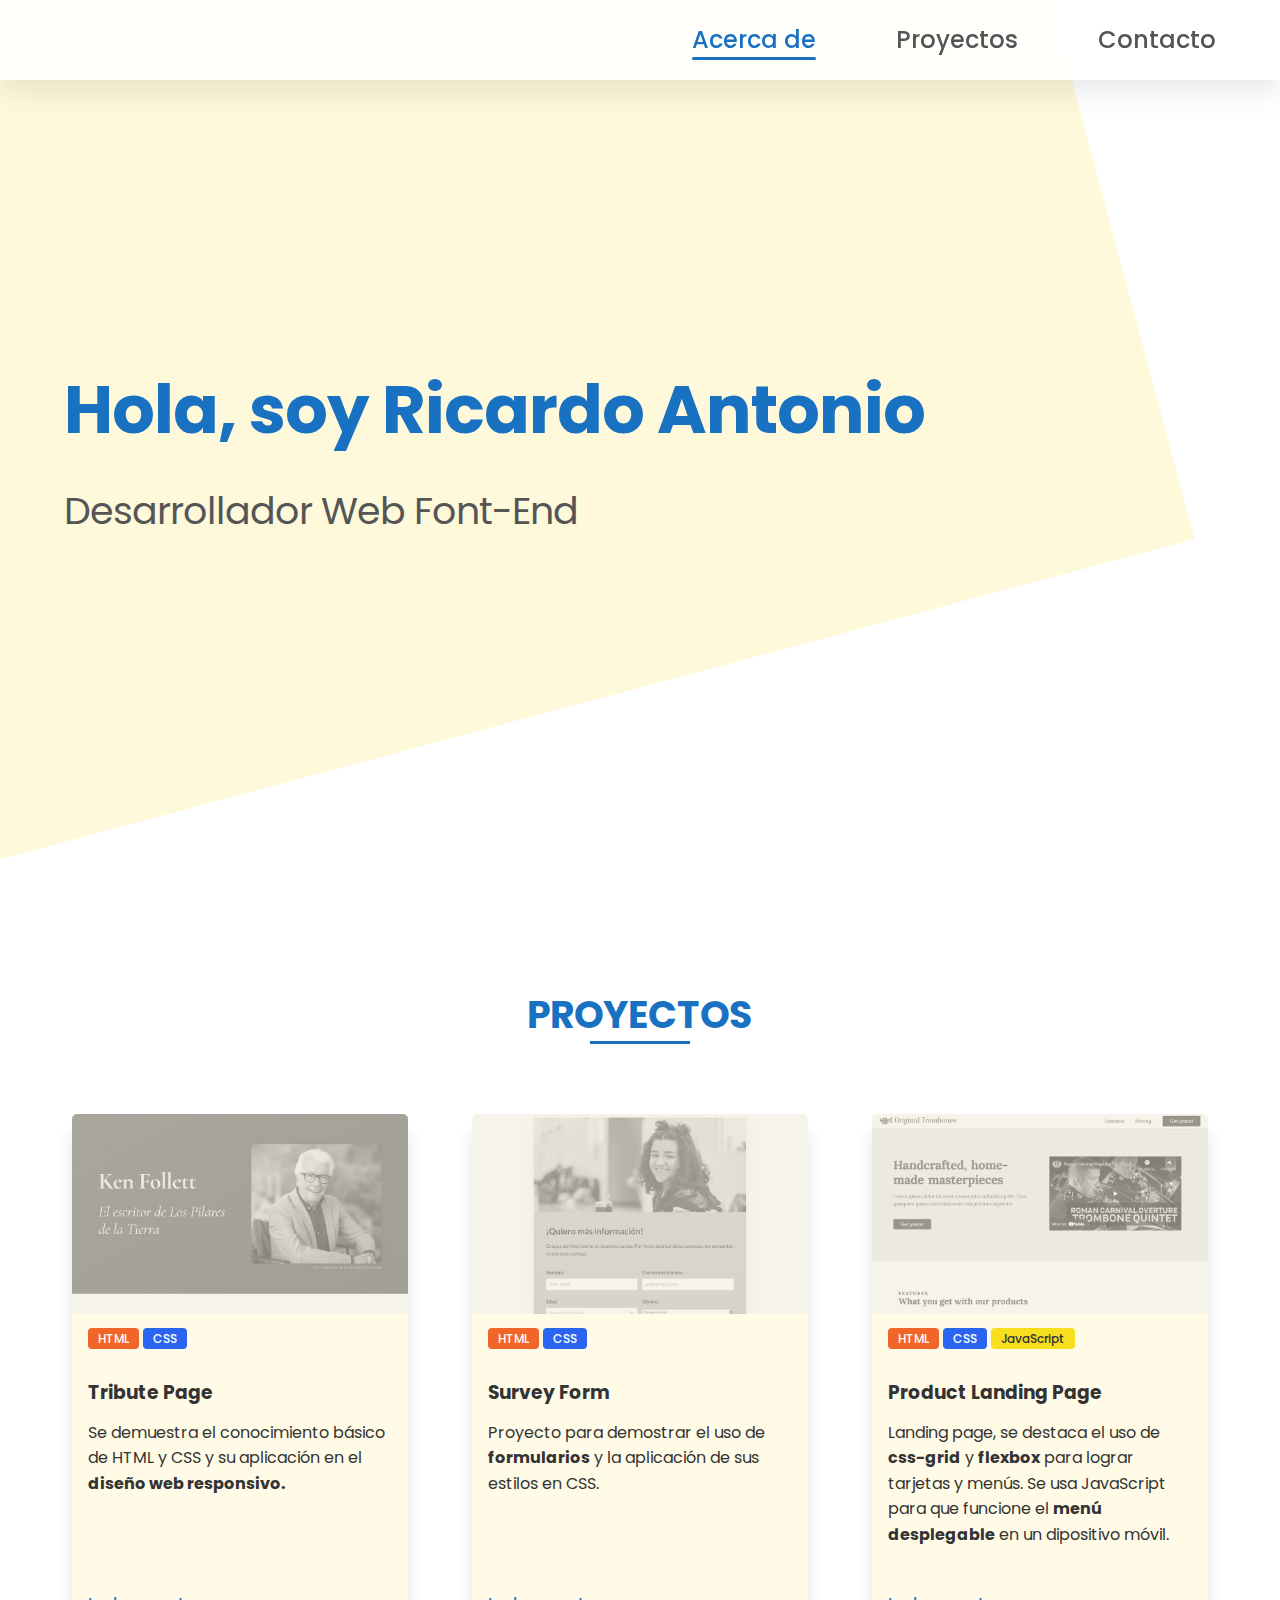
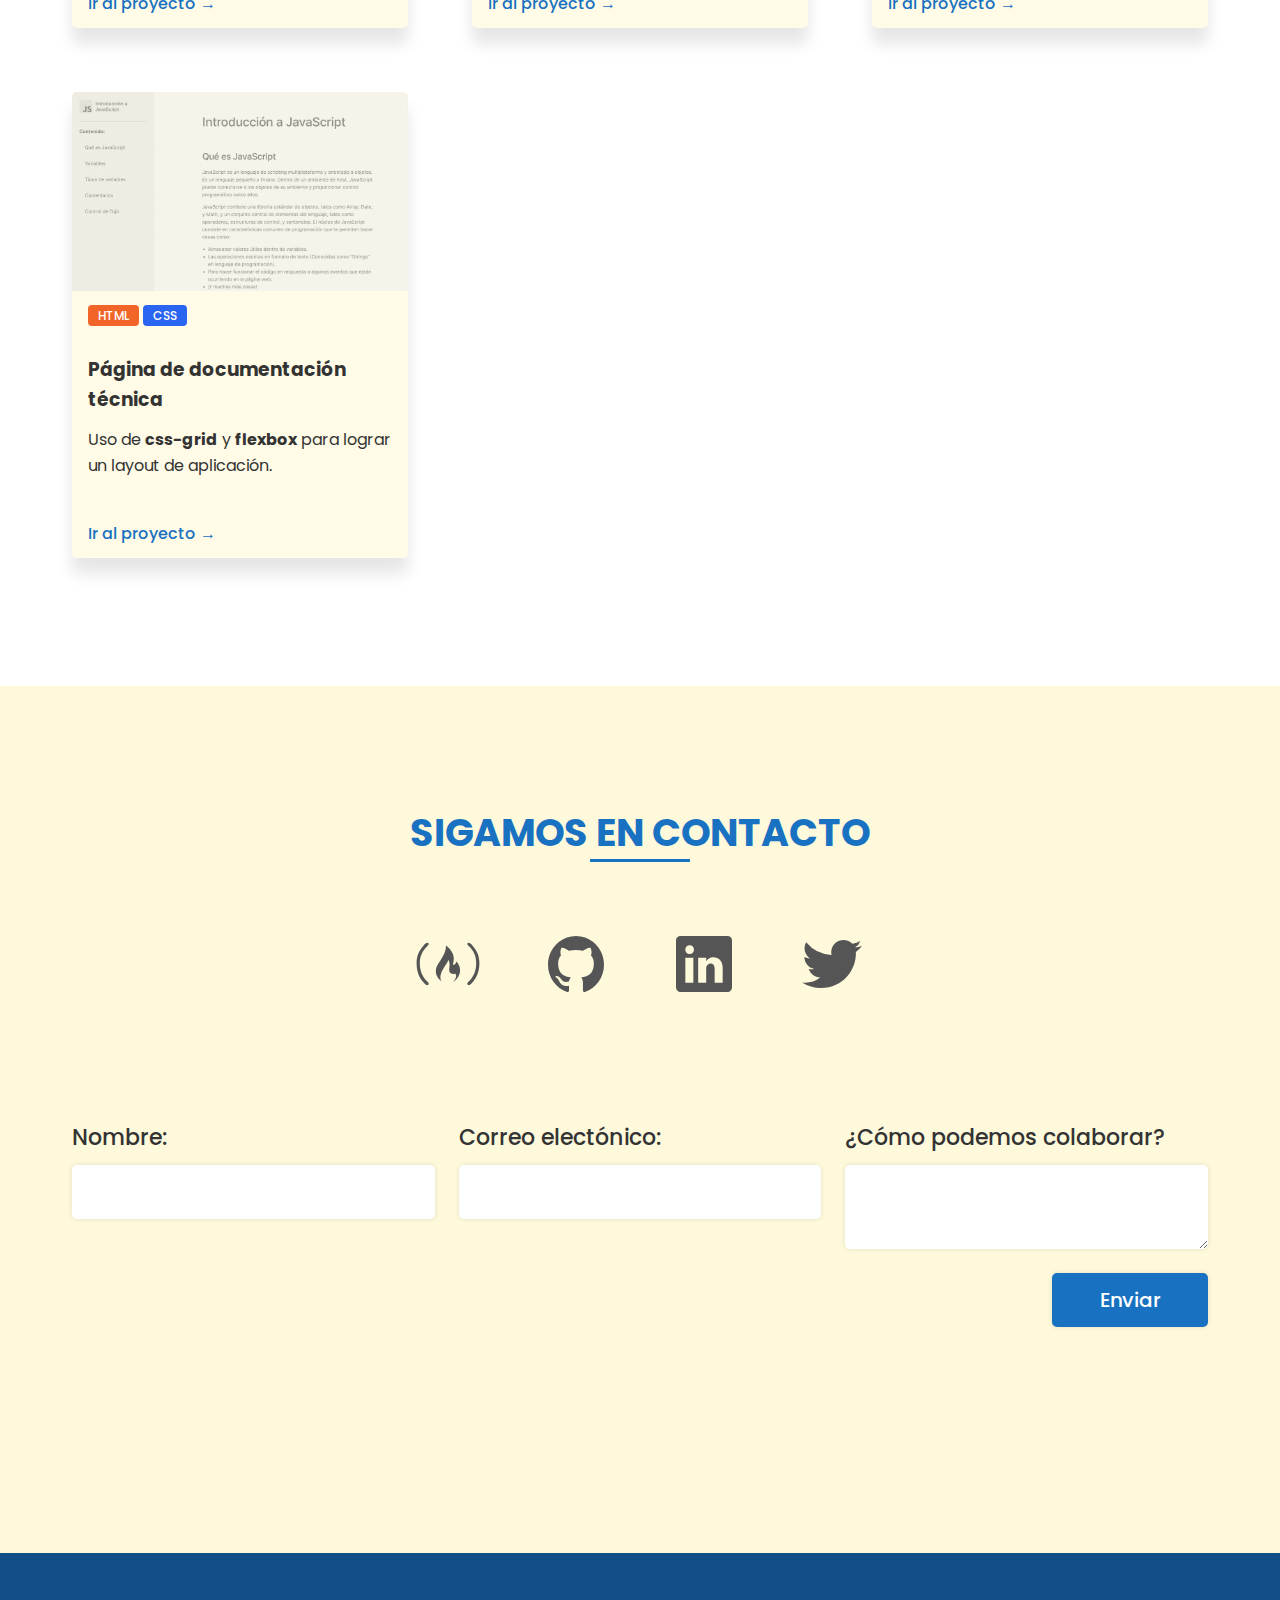
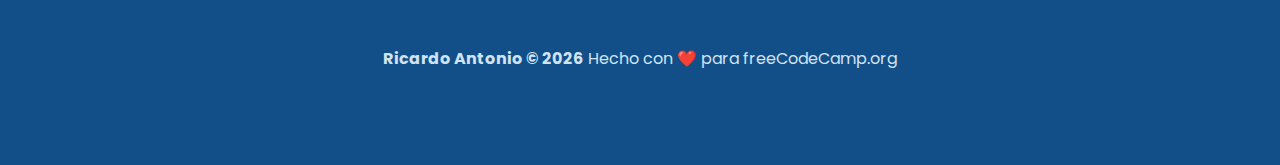
<file: personal-portfolio/index.html>
<!DOCTYPE html>
<html lang="es">
  <head>
    <meta charset="UTF-8" />
    <meta http-equiv="X-UA-Compatible" content="IE=edge" />
    <meta name="viewport" content="width=device-width, initial-scale=1.0" />

    <link rel="preconnect" href="https://fonts.googleapis.com" />
    <link rel="preconnect" href="https://fonts.gstatic.com" crossorigin />
    <link
      href="https://fonts.googleapis.com/css2?family=Poppins:wght@400;500;700&display=swap"
      rel="stylesheet"
    />

    <link rel="stylesheet" href="style.css" />
    <title>Ricardo Antonio - Personal Portfolio</title>
  </head>
  <body>
    <nav id="navbar" class="navbar">
      <ul class="nav-links">
        <li>
          <a href="#welcome-section" class="nav-link active">Acerca de</a>
        </li>
        <li><a href="#projects" class="nav-link">Proyectos</a></li>
        <li><a href="#contact" class="nav-link">Contacto</a></li>
      </ul>
    </nav>

    <section id="welcome-section" class="hero-section section-page">
      <div class="hero-text-box">
        <h1 class="hero-title">Hola, soy Ricardo Antonio</h1>
        <p class="hero-description">Desarrollador Web Font-End</p>
      </div>
    </section>

    <section id="projects" class="section-projects section-page">
      <div class="container">
        <h2 class="heading-secondary">Proyectos</h2>
        <div class="projects">
          <div class="project-tile">
            <img
              class="project-img"
              src="img/01-TributePage.jpg"
              alt="Captura de pantalla de una pagina que muestra la fotografia y una breve reseña de un personaje"
            />
            <div class="project-info">
              <div class="tags">
                <span class="tag tag-html">HTML</span>
                <span class="tag tag-css">CSS</span>
              </div>
              <h3 class="project-title">Tribute Page</h3>
              <p class="project-description">
                Se demuestra el conocimiento básico de HTML y CSS y su
                aplicación en el <strong>diseño web responsivo.</strong>
              </p>
            </div>
            <a
              href="https://codepen.io/ricardoantonio/full/QWqJbWo"
              class="project-link"
              target="_blank"
              >Ir al proyecto &rarr;</a
            >
          </div>

          <div class="project-tile">
            <img
              class="project-img"
              src="img/02-SurveyForm.jpg"
              alt="Captura de pantalla de una página con un formulario en el centro"
            />
            <div class="project-info">
              <div class="tags">
                <span class="tag tag-html">HTML</span>
                <span class="tag tag-css">CSS</span>
              </div>
              <h3 class="project-title">Survey Form</h3>
              <p class="project-description">
                Proyecto para demostrar el uso de <strong>formularios</strong> y
                la aplicación de sus estilos en CSS.
              </p>
            </div>
            <a
              href="https://codepen.io/ricardoantonio/full/WNZLOxb"
              class="project-link"
              target="_blank"
              >Ir al proyecto &rarr;</a
            >
          </div>

          <div class="project-tile">
            <img
              class="project-img"
              src="img/03-ProductLanding.jpg"
              alt="Captura de pantalla de una página que muestra un menú en el encabezado y en el centro la descripción y la fotografía de un producto."
            />
            <div class="project-info">
              <div class="tags">
                <span class="tag tag-html">HTML</span>
                <span class="tag tag-css">CSS</span>
                <span class="tag tag-javascript">JavaScript</span>
              </div>
              <h3 class="project-title">Product Landing Page</h3>

              <p class="project-description">
                Landing page, se destaca el uso de <strong>css-grid</strong> y
                <strong>flexbox</strong> para lograr tarjetas y menús. Se usa
                JavaScript para que funcione el
                <strong>menú desplegable</strong> en un dipositivo móvil.
              </p>
            </div>
            <a
              href="https://codepen.io/ricardoantonio/full/zYEexdm"
              class="project-link"
              target="_blank"
              >Ir al proyecto &rarr;</a
            >
          </div>

          <div class="project-tile">
            <img
              class="project-img"
              src="img/04-TechnicalDocumentationPage.jpg"
              alt="Captura de pantalla de una página que muestra una interfaz de lectura de documentación técnica con un menú a la izquierda y texto a la derecha."
            />
            <div class="project-info">
              <div class="tags">
                <span class="tag tag-html">HTML</span>
                <span class="tag tag-css">CSS</span>
              </div>
              <h3 class="project-title">Página de documentación técnica</h3>
              <p class="project-description">
                Uso de <strong>css-grid</strong> y <strong>flexbox</strong> para
                lograr un layout de aplicación.
              </p>
            </div>
            <a
              href="https://codepen.io/ricardoantonio/full/gOGqqmR"
              class="project-link"
              target="_blank"
              >Ir al proyecto &rarr;</a
            >
          </div>
        </div>
      </div>
    </section>

    <section class="section-contact section-page" id="contact">
      <div class="container">
        <h2 class="heading-secondary">Sigamos en contacto</h2>
        <div class="media-links">
          <ul class="media-list">
            <li>
              <a
                href="https://www.freecodecamp.org/ricardoantonio"
                class="media-link freecodecamp"
                id="profile-link"
                target="_blank"
                ><svg
                  xmlns="http://www.w3.org/2000/svg"
                  xmlns:xlink="http://www.w3.org/1999/xlink"
                  width="712"
                  height="484"
                  preserveAspectRatio="xMidYMid meet"
                  version="1.1"
                  viewBox="0 0 712 484"
                  class="media-icon"
                >
                  <defs>
                    <path
                      id="a1UGBK5Jf"
                      d="M136.83 9.96C139.18 12.3 141.53 15.67 141.54 19.06C141.55 24.92 134.67 32.87 121.95 45.93C68.91 97 42.23 159.54 42.41 234.97C42.61 318.42 70.67 385.44 125.21 437.38C136.68 447.63 141.39 455.69 141.41 462.59C141.41 465.97 139.08 469.49 136.74 472.88C134.54 475.23 129.85 477.59 126.47 477.59C113.85 477.62 96.19 462.7 73.13 433.67C28.23 378.64 7.93 317.87 6.79 235.05C5.74 152.19 31.72 96 82.57 37.99C100.87 17.26 116.13 6.49 126.54 6.47C129.92 6.46 133.44 7.62 136.83 9.96Z"
                    />
                    <path
                      id="a8LR3SBcZL"
                      d="M415.42 249.9C395.49 244.81 477.27 148.19 331.92 32.51C331.92 32.51 350.99 93.1 254.83 228.31C158.62 363.47 297.61 443.99 297.61 443.99C297.61 443.99 232.38 409.23 308.21 285.47C321.78 263.02 339.54 242.69 361.59 196.93C361.59 196.93 381.11 224.48 370.92 284.21C355.68 374.47 437.01 348.64 438.27 349.9C466.68 383.35 414.74 442.14 411.58 443.99C408.43 445.79 559.91 352.87 452.29 213.03C444.92 220.4 435.34 255 415.42 249.9Z"
                    />
                    <path
                      id="eYLbcOweH"
                      d="M575.26 9.9C572.91 12.24 570.56 15.61 570.55 19C570.54 24.86 577.42 32.81 590.14 45.87C643.18 96.93 669.86 159.48 669.68 234.91C669.48 318.36 641.42 385.38 586.88 437.32C575.41 447.57 570.7 455.63 570.68 462.53C570.68 465.91 573.01 469.43 575.35 472.82C577.55 475.17 582.24 477.52 585.62 477.53C598.24 477.56 615.9 462.64 638.96 433.61C683.86 378.58 704.16 317.81 705.3 234.99C706.35 152.13 680.37 95.94 629.52 37.93C611.22 17.2 595.96 6.43 585.55 6.41C582.17 6.4 578.65 7.56 575.26 9.9Z"
                    />
                  </defs>
                  <g>
                    <g>
                      <g>
                        <use
                          fill-opacity="1"
                          opacity="1"
                          xlink:href="#a1UGBK5Jf"
                        />
                        <g>
                          <use
                            fill-opacity="0"
                            stroke="#fff"
                            stroke-opacity="0"
                            stroke-width="1"
                            opacity="1"
                            xlink:href="#a1UGBK5Jf"
                          />
                        </g>
                      </g>
                      <g>
                        <use
                          fill-opacity="1"
                          opacity="1"
                          xlink:href="#a8LR3SBcZL"
                        />
                        <g>
                          <use
                            fill-opacity="0"
                            stroke="#fff"
                            stroke-opacity="0"
                            stroke-width="1"
                            opacity="1"
                            xlink:href="#a8LR3SBcZL"
                          />
                        </g>
                      </g>
                      <g>
                        <use
                          fill-opacity="1"
                          opacity="1"
                          xlink:href="#eYLbcOweH"
                        />
                        <g>
                          <use
                            fill-opacity="0"
                            stroke="#fff"
                            stroke-opacity="0"
                            stroke-width="1"
                            opacity="1"
                            xlink:href="#eYLbcOweH"
                          />
                        </g>
                      </g>
                    </g>
                  </g></svg
              ></a>
            </li>
            <li>
              <a
                href="https://github.com/ricardoantonio"
                class="media-link github"
                target="_blank"
                ><svg
                  xmlns="http://www.w3.org/2000/svg"
                  class="media-icon"
                  viewBox="0 0 512 512"
                >
                  <title>Logo Github</title>
                  <path
                    d="M256 32C132.3 32 32 134.9 32 261.7c0 101.5 64.2 187.5 153.2 217.9a17.56 17.56 0 003.8.4c8.3 0 11.5-6.1 11.5-11.4 0-5.5-.2-19.9-.3-39.1a102.4 102.4 0 01-22.6 2.7c-43.1 0-52.9-33.5-52.9-33.5-10.2-26.5-24.9-33.6-24.9-33.6-19.5-13.7-.1-14.1 1.4-14.1h.1c22.5 2 34.3 23.8 34.3 23.8 11.2 19.6 26.2 25.1 39.6 25.1a63 63 0 0025.6-6c2-14.8 7.8-24.9 14.2-30.7-49.7-5.8-102-25.5-102-113.5 0-25.1 8.7-45.6 23-61.6-2.3-5.8-10-29.2 2.2-60.8a18.64 18.64 0 015-.5c8.1 0 26.4 3.1 56.6 24.1a208.21 208.21 0 01112.2 0c30.2-21 48.5-24.1 56.6-24.1a18.64 18.64 0 015 .5c12.2 31.6 4.5 55 2.2 60.8 14.3 16.1 23 36.6 23 61.6 0 88.2-52.4 107.6-102.3 113.3 8 7.1 15.2 21.1 15.2 42.5 0 30.7-.3 55.5-.3 63 0 5.4 3.1 11.5 11.4 11.5a19.35 19.35 0 004-.4C415.9 449.2 480 363.1 480 261.7 480 134.9 379.7 32 256 32z"
                  /></svg
              ></a>
            </li>
            <li>
              <a
                href="https://www.linkedin.com/in/ricardoantoniodev/"
                class="media-link linkedin"
                target="_blank"
                ><svg
                  xmlns="http://www.w3.org/2000/svg"
                  class="media-icon"
                  viewBox="0 0 512 512"
                >
                  <title>Logo Linkedin</title>
                  <path
                    d="M444.17 32H70.28C49.85 32 32 46.7 32 66.89v374.72C32 461.91 49.85 480 70.28 480h373.78c20.54 0 35.94-18.21 35.94-38.39V66.89C480.12 46.7 464.6 32 444.17 32zm-273.3 373.43h-64.18V205.88h64.18zM141 175.54h-.46c-20.54 0-33.84-15.29-33.84-34.43 0-19.49 13.65-34.42 34.65-34.42s33.85 14.82 34.31 34.42c-.01 19.14-13.31 34.43-34.66 34.43zm264.43 229.89h-64.18V296.32c0-26.14-9.34-44-32.56-44-17.74 0-28.24 12-32.91 23.69-1.75 4.2-2.22 9.92-2.22 15.76v113.66h-64.18V205.88h64.18v27.77c9.34-13.3 23.93-32.44 57.88-32.44 42.13 0 74 27.77 74 87.64z"
                  /></svg
              ></a>
            </li>

            <li>
              <a
                href="https://twitter.com/rantoniodev"
                class="media-link twitter"
                target="_blank"
                ><svg
                  xmlns="http://www.w3.org/2000/svg"
                  class="media-icon"
                  viewBox="0 0 512 512"
                >
                  <title>Logo Twitter</title>
                  <path
                    d="M496 109.5a201.8 201.8 0 01-56.55 15.3 97.51 97.51 0 0043.33-53.6 197.74 197.74 0 01-62.56 23.5A99.14 99.14 0 00348.31 64c-54.42 0-98.46 43.4-98.46 96.9a93.21 93.21 0 002.54 22.1 280.7 280.7 0 01-203-101.3A95.69 95.69 0 0036 130.4c0 33.6 17.53 63.3 44 80.7A97.5 97.5 0 0135.22 199v1.2c0 47 34 86.1 79 95a100.76 100.76 0 01-25.94 3.4 94.38 94.38 0 01-18.51-1.8c12.51 38.5 48.92 66.5 92.05 67.3A199.59 199.59 0 0139.5 405.6a203 203 0 01-23.5-1.4A278.68 278.68 0 00166.74 448c181.36 0 280.44-147.7 280.44-275.8 0-4.2-.11-8.4-.31-12.5A198.48 198.48 0 00496 109.5z"
                  /></svg
              ></a>
            </li>
          </ul>
        </div>
        <form action="#" class="contact-form">
          <div class="field-group">
            <label for="name">Nombre:</label>
            <input type="text" name="name" id="name" />
          </div>
          <div class="field-group">
            <label for="email">Correo electónico:</label>
            <input type="email" id="email" />
          </div>
          <div class="field-group">
            <label for="comments">¿Cómo podemos colaborar? </label>
            <textarea name="comments" id="comments"></textarea>
          </div>
          <input type="submit" value="Enviar" class="form-btn" />
        </form>
      </div>
    </section>

    <footer class="footer">
      <div class="container">
        <p>
          <strong>Ricardo Antonio &copy; <span class="year">2027</span></strong>
          Hecho con ❤️ para freeCodeCamp.org
        </p>
      </div>
    </footer>

    <script src="main.js"></script>
    <script src="https://cdn.freecodecamp.org/testable-projects-fcc/v1/bundle.js"></script>
  </body>
</html>
</file>
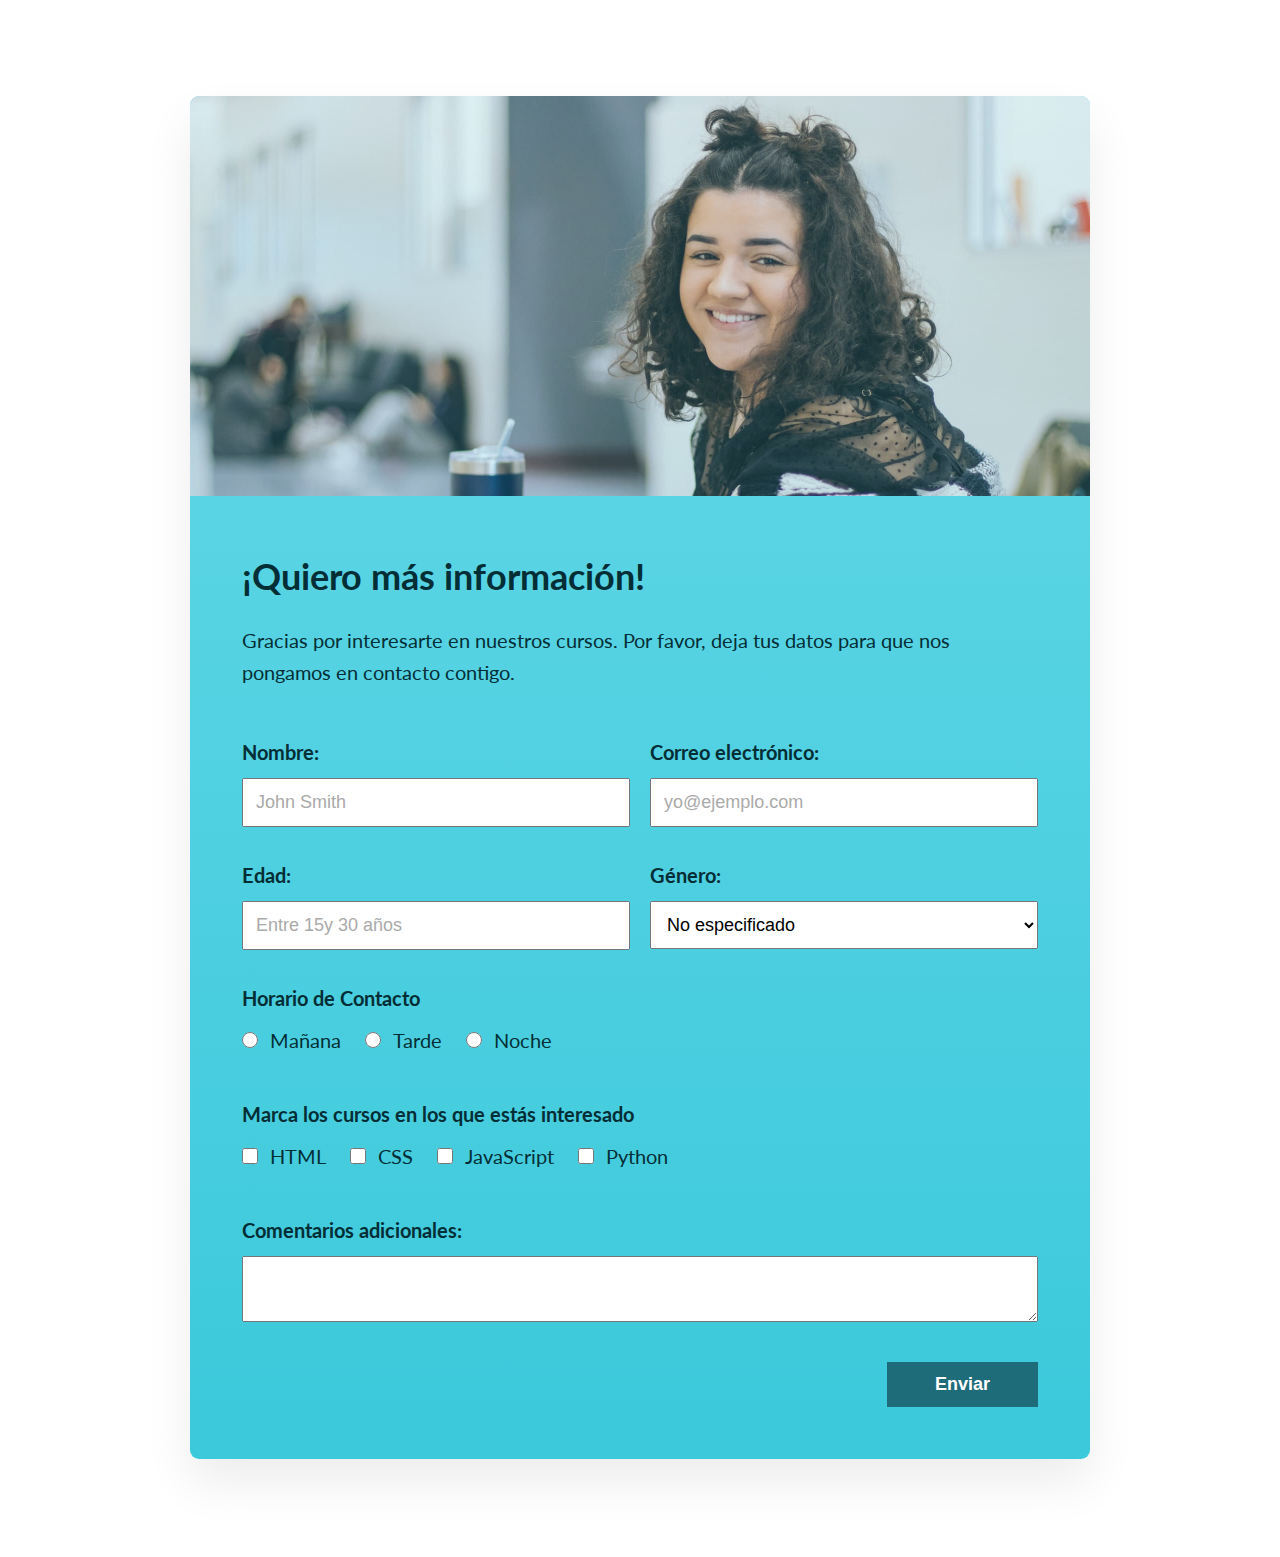
<file: survey-form/index.html>
<!DOCTYPE html>
<html lang="en">
  <head>
    <meta charset="UTF-8" />
    <meta http-equiv="X-UA-Compatible" content="IE=edge" />
    <meta name="viewport" content="width=device-width, initial-scale=1.0" />
    <link rel="preconnect" href="https://fonts.googleapis.com">
    <link rel="preconnect" href="https://fonts.gstatic.com" crossorigin>
    <link href="https://fonts.googleapis.com/css2?family=Lato:wght@400;700&display=swap" rel="stylesheet">
    <link rel="stylesheet" href="style.css" />
    <title>Survey Form</title>
  </head>
  <body>
    <div class="survey-form-container">
      <div class="form-text-box">
        <h1 id="title" class="form-title">¡Quiero más información!</h1>
        <p id="description" class="form-description">
          Gracias por interesarte en nuestros cursos. Por favor, deja tus datos
          para que nos pongamos en contacto contigo.
        </p>
        <form class="form" id="survey-form">
          <div>
            <label for="name" id="name-label">Nombre:</label>
            <input
              type="text"
              id="name"
              placeholder="John Smith"
              name="name"
              required
            />
          </div>
          <div>
            <label for="email" id="email-label">Correo electrónico:</label>
            <input
              type="email"
              id="email"
              placeholder="yo@ejemplo.com"
              required
            />
          </div>
          <div>
            <label for="number" id="number-label">Edad:</label>
            <input
              type="number"
              name="edad"
              id="number"
              min="15"
              max="30"
              placeholder="Entre 15y 30 años"
            />
          </div>
          <div>
            <label for="dropdown">Género:</label>
            <select name="dropdown" id="dropdown">
              <option value="masculino">Masculino</option>
              <option value="femenino">femenino</option>
              <option value="otro" selected>No especificado</option>
            </select>
          </div>
          <fieldset>
            <legend>Horario de Contacto</legend>
            <label for="mañana"
              ><input
                type="radio"
                name="horario"
                id="mañana"
                value="mañana"
              />Mañana</label
            >
            <label for="tarde"
              ><input
                type="radio"
                name="horario"
                id="tarde"
                value="tarde"
              />Tarde</label
            >
            <label for="noche"
              ><input
                type="radio"
                name="horario"
                id="noche"
                value="noche"
              />Noche</label
            >
          </fieldset>
          <fieldset>
            <legend>Marca los cursos en los que estás interesado</legend>
            <label for="html"
              ><input
                type="checkbox"
                name="html"
                id="html"
                value="html"
              />HTML</label
            >
            <label for="CSS"
              ><input
                type="checkbox"
                name="CSS"
                id="CSS"
                value="html"
              />CSS</label
            >
            <label for="js"
              ><input
                type="checkbox"
                name="js"
                id="js"
                value="js"
              />JavaScript</label
            >
            <label for="Python"
              ><input
                type="checkbox"
                name="Python"
                id="Python"
                value="Python"
              />Python</label
            >
          </fieldset>
          <div class="textarea">
            <label for="comentarios">Comentarios adicionales:</label
            ><textarea name="comentarios" id="comentarios"></textarea>
          </div>
          <button id="submit">Enviar</button>
        </form>
      </div>
      <div class="form-img-box"></div>
    </div>

    <!-- <script src="https://cdn.freecodecamp.org/testable-projects-fcc/v1/bundle.js"></script> -->
  </body>
</html>
</file>
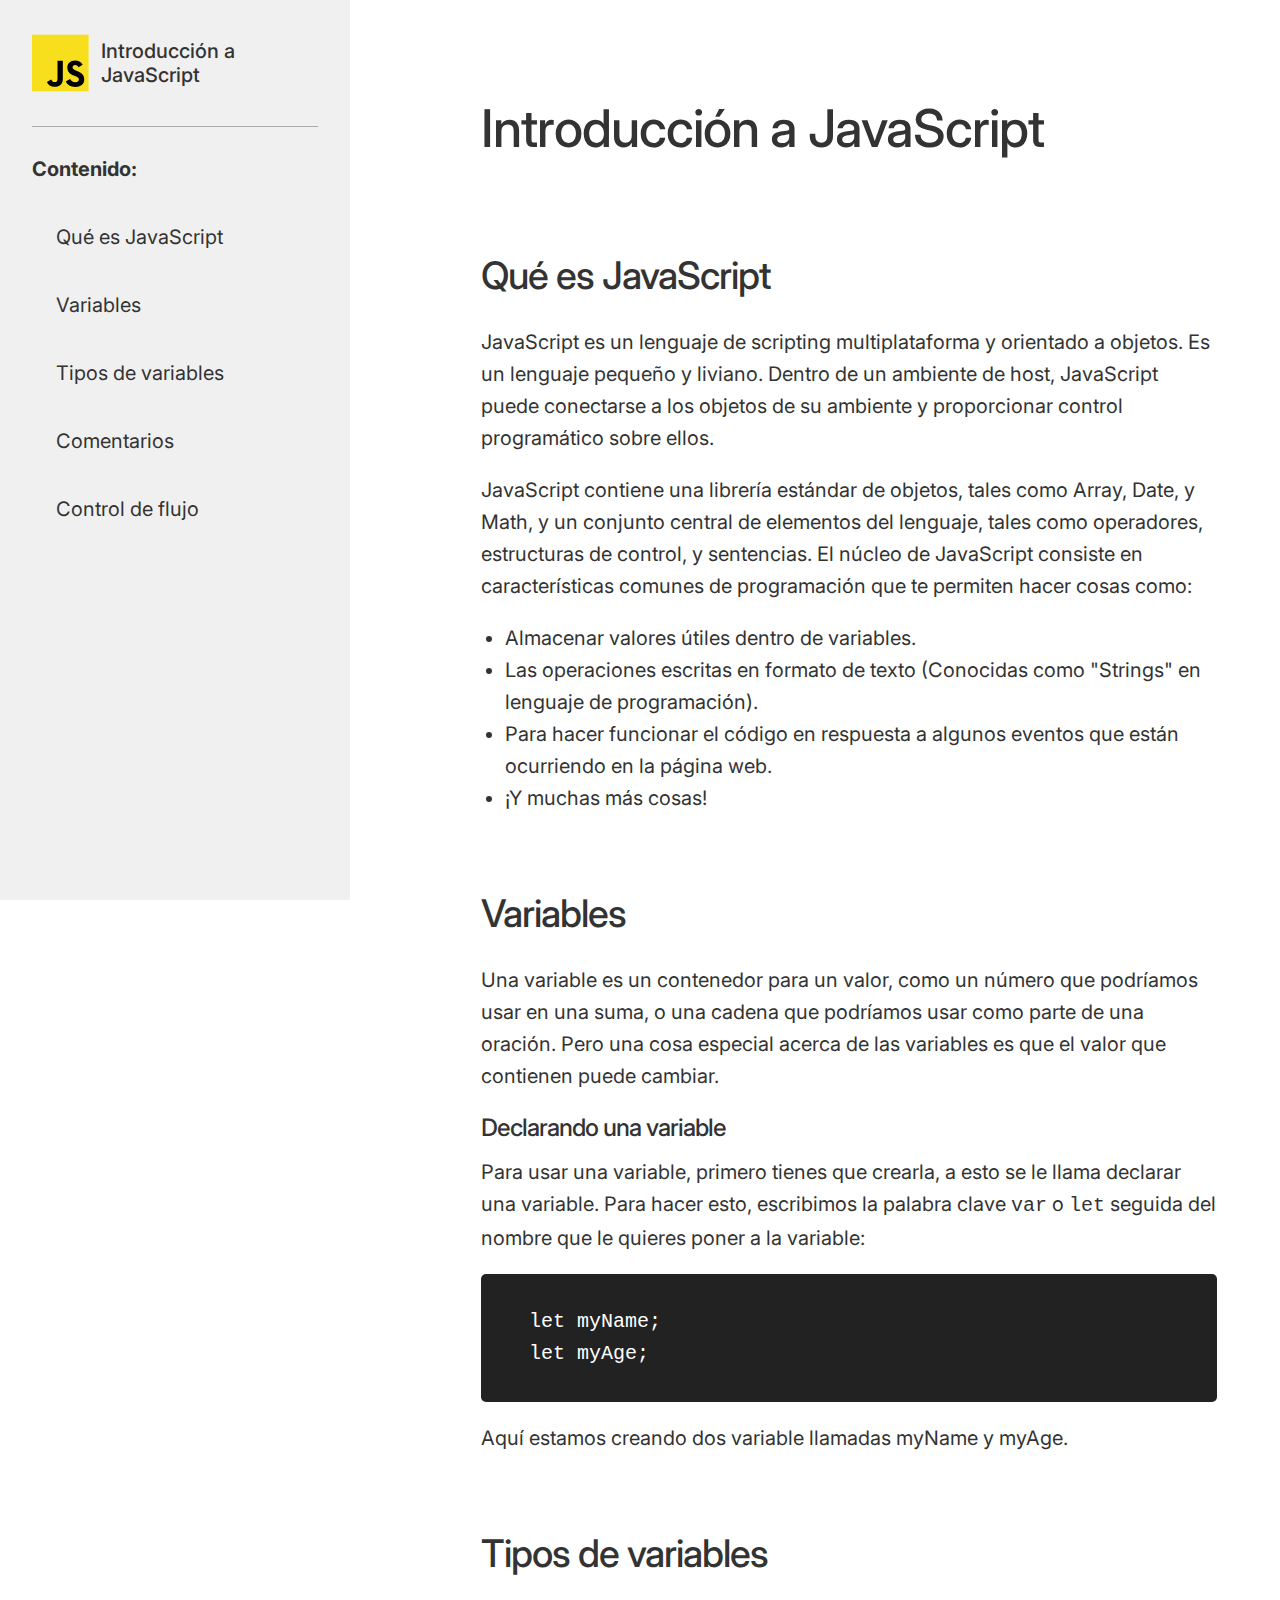
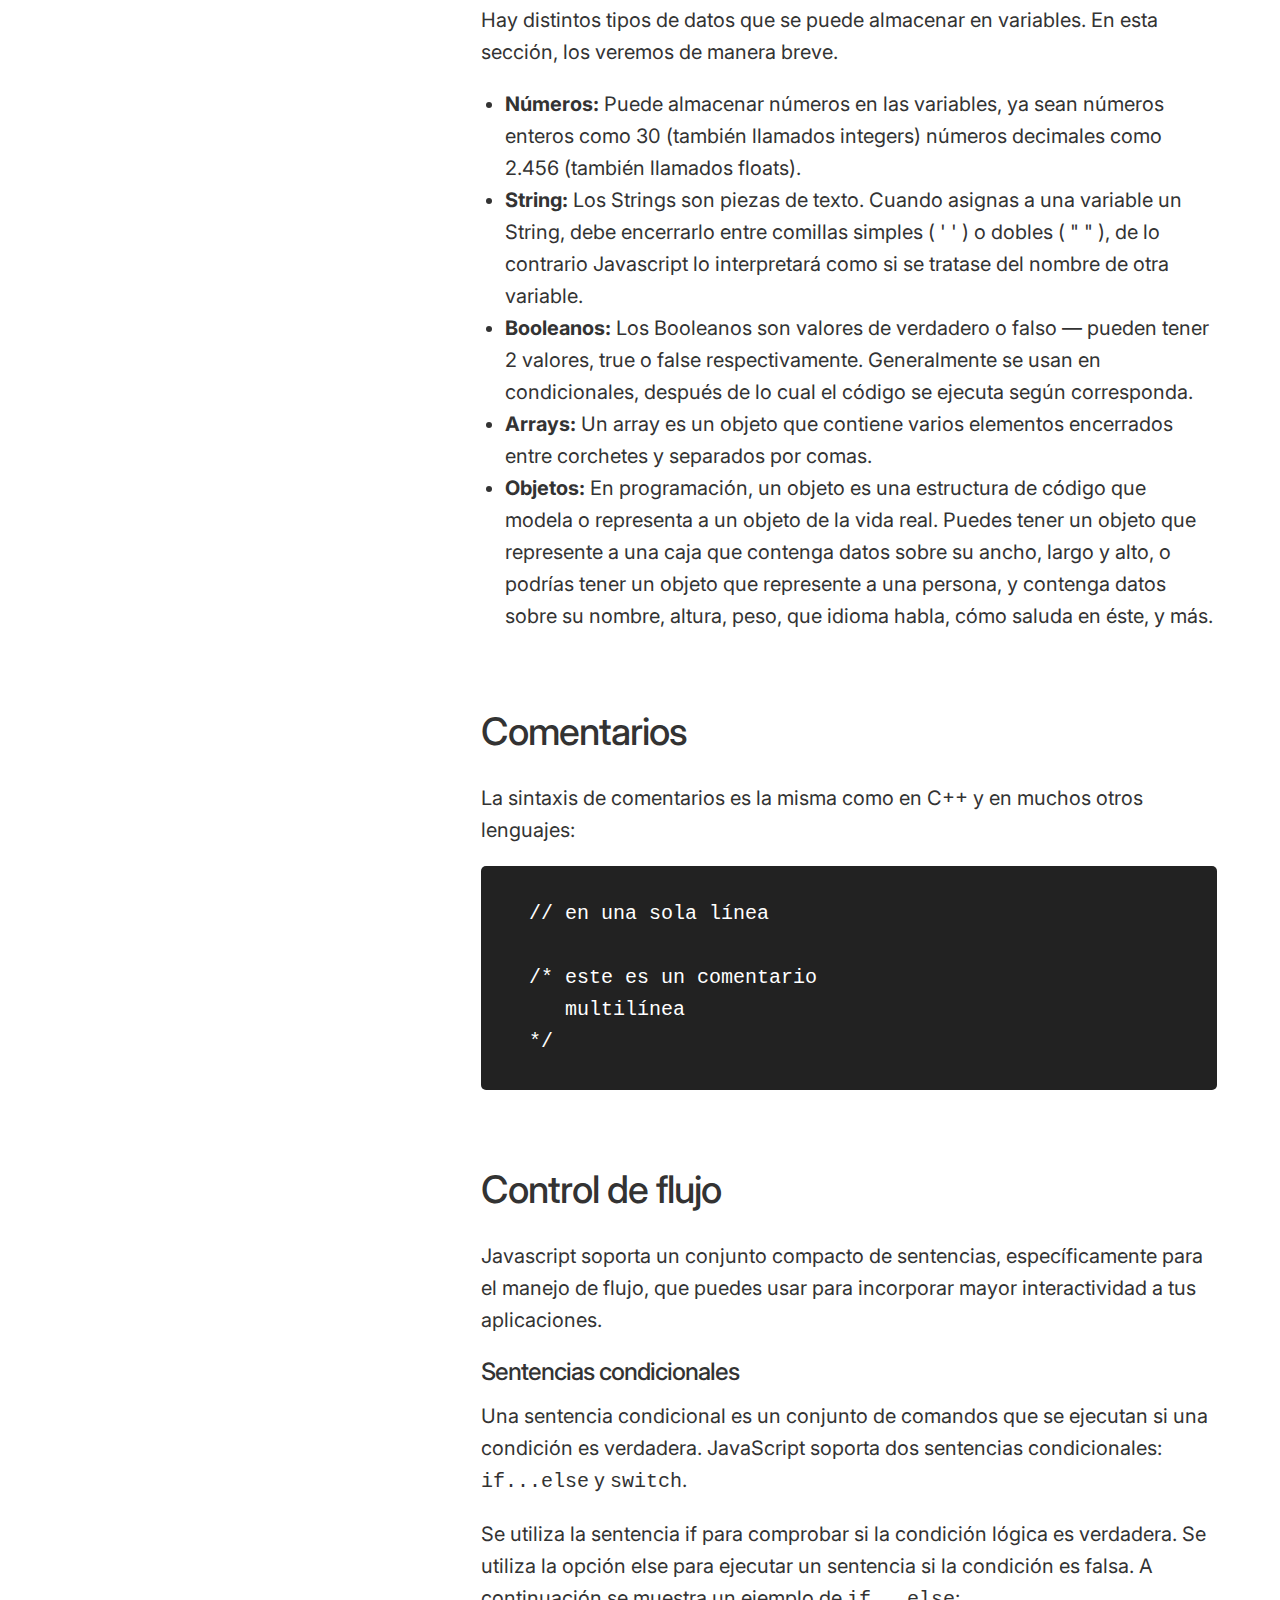
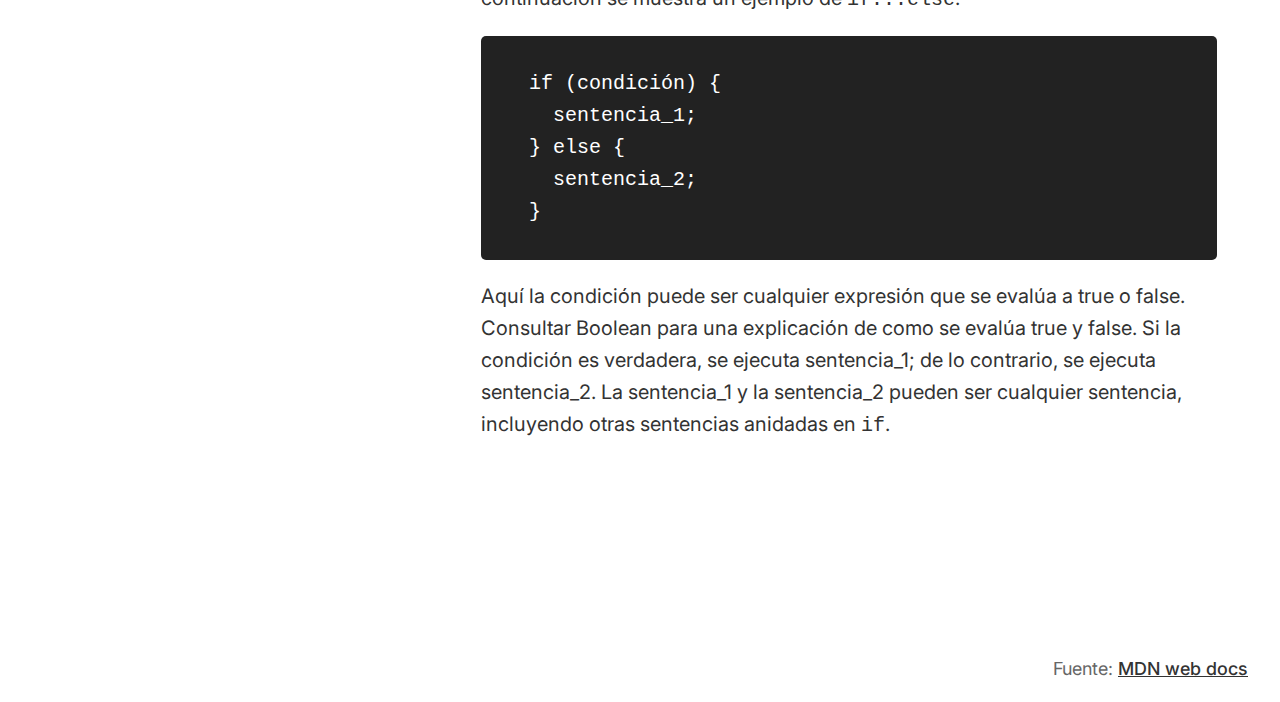
<file: technical-documentation-page/index.html>
<!DOCTYPE html>
<html lang="es">
  <head>
    <meta charset="UTF-8" />
    <meta http-equiv="X-UA-Compatible" content="IE=edge" />
    <meta name="viewport" content="width=device-width, initial-scale=1.0" />
    <link rel="preconnect" href="https://fonts.googleapis.com" />
    <link rel="preconnect" href="https://fonts.gstatic.com" crossorigin />
    <link
      href="https://fonts.googleapis.com/css2?family=Inter:wght@400;500;700&display=swap"
      rel="stylesheet"
    />

    <link rel="stylesheet" href="style.css" />
    <title>Introducción a JavaScript</title>
  </head>
  <body>
    <div class="container">
      <nav id="navbar" class="navbar">
        <header class="nav-title-box">
          <svg
            xmlns="http://www.w3.org/2000/svg"
            viewBox="0 0 630 630"
            class="nav-title-icon"
          >
            <rect width="630" height="630" fill="#f7df1e" />
            <path
              d="m423.2 492.19c12.69 20.72 29.2 35.95 58.4 35.95 24.53 0 40.2-12.26 40.2-29.2 0-20.3-16.1-27.49-43.1-39.3l-14.8-6.35c-42.72-18.2-71.1-41-71.1-89.2 0-44.4 33.83-78.2 86.7-78.2 37.64 0 64.7 13.1 84.2 47.4l-46.1 29.6c-10.15-18.2-21.1-25.37-38.1-25.37-17.34 0-28.33 11-28.33 25.37 0 17.76 11 24.95 36.4 35.95l14.8 6.34c50.3 21.57 78.7 43.56 78.7 93 0 53.3-41.87 82.5-98.1 82.5-54.98 0-90.5-26.2-107.88-60.54zm-209.13 5.13c9.3 16.5 17.76 30.45 38.1 30.45 19.45 0 31.72-7.61 31.72-37.2v-201.3h59.2v202.1c0 61.3-35.94 89.2-88.4 89.2-47.4 0-74.85-24.53-88.81-54.075z"
            />
          </svg>
          <p class="nav-title">Introducción a JavaScript</p>
        </header>
        <p class="nav-description">Contenido:</p>
        <ol class="content-list">
          <li>
            <a href="#Qué_es_JavaScript" class="nav-link">Qué es JavaScript</a>
          </li>
          <li>
            <a href="#Variables" class="nav-link">Variables</a>
          </li>
          <li>
            <a href="#Tipos_de_variables" class="nav-link"
              >Tipos de variables</a
            >
          </li>
          <li>
            <a href="#Comentarios" class="nav-link">Comentarios</a>
          </li>
          <li>
            <a href="#Control_de_flujo" class="nav-link">Control de flujo</a>
          </li>
        </ol>
      </nav>
      <main id="main-doc" class="doc-container">
        <header>
          <h1 class="heading-primary">Introducción a JavaScript</h1>
        </header>
        <section class="main-section" id="Qué_es_JavaScript">
          <header>
            <h2 class="heading-secondary">Qué es JavaScript</h2>
          </header>
          <div>
            <p>
              JavaScript es un lenguaje de scripting multiplataforma y orientado
              a objetos. Es un lenguaje pequeño y liviano. Dentro de un ambiente
              de host, JavaScript puede conectarse a los objetos de su ambiente
              y proporcionar control programático sobre ellos.
            </p>
            <p>
              JavaScript contiene una librería estándar de objetos, tales como
              Array, Date, y Math, y un conjunto central de elementos del
              lenguaje, tales como operadores, estructuras de control, y
              sentencias. El núcleo de JavaScript consiste en características
              comunes de programación que te permiten hacer cosas como:
            </p>
            <ul>
              <li>Almacenar valores útiles dentro de variables.</li>
              <li>
                Las operaciones escritas en formato de texto (Conocidas como
                "Strings" en lenguaje de programación).
              </li>
              <li>
                Para hacer funcionar el código en respuesta a algunos eventos
                que están ocurriendo en la página web.
              </li>
              <li>¡Y muchas más cosas!</li>
            </ul>
          </div>
        </section>
        <section class="main-section" id="Variables">
          <header>
            <h2 class="heading-secondary">Variables</h2>
          </header>
          <div>
            <p>
              Una variable es un contenedor para un valor, como un número que
              podríamos usar en una suma, o una cadena que podríamos usar como
              parte de una oración. Pero una cosa especial acerca de las
              variables es que el valor que contienen puede cambiar.
            </p>
            <h3 class="heading-tertiary">Declarando una variable</h3>
            <p>
              Para usar una variable, primero tienes que crearla, a esto se le
              llama declarar una variable. Para hacer esto, escribimos la
              palabra clave <code>var</code> o <code>let</code> seguida del
              nombre que le quieres poner a la variable:
            </p>
            <pre><code>
    let myName;
    let myAge;
            </code></pre>
            <p>Aquí estamos creando dos variable llamadas myName y myAge.</p>
          </div>
        </section>
        <section class="main-section" id="Tipos_de_variables">
          <header>
            <h2 class="heading-secondary">Tipos de variables</h2>
          </header>
          <div>
            <p>
              Hay distintos tipos de datos que se puede almacenar en variables.
              En esta sección, los veremos de manera breve.
            </p>
            <ul>
              <li>
                <strong>Números:</strong> Puede almacenar números en las
                variables, ya sean números enteros como 30 (también llamados
                integers) números decimales como 2.456 (también llamados
                floats).
              </li>
              <li>
                <strong>String:</strong> Los Strings son piezas de texto. Cuando
                asignas a una variable un String, debe encerrarlo entre comillas
                simples ( ' ' ) o dobles ( " " ), de lo contrario Javascript lo
                interpretará como si se tratase del nombre de otra variable.
              </li>
              <li>
                <strong>Booleanos:</strong> Los Booleanos son valores de
                verdadero o falso — pueden tener 2 valores, true o false
                respectivamente. Generalmente se usan en condicionales, después
                de lo cual el código se ejecuta según corresponda.
              </li>
              <li>
                <strong>Arrays:</strong> Un array es un objeto que contiene
                varios elementos encerrados entre corchetes y separados por
                comas.
              </li>
              <li>
                <strong>Objetos:</strong> En programación, un objeto es una
                estructura de código que modela o representa a un objeto de la
                vida real. Puedes tener un objeto que represente a una caja que
                contenga datos sobre su ancho, largo y alto, o podrías tener un
                objeto que represente a una persona, y contenga datos sobre su
                nombre, altura, peso, que idioma habla, cómo saluda en éste, y
                más.
              </li>
            </ul>
          </div>
        </section>
        <section class="main-section" id="Comentarios">
          <header>
            <h2 class="heading-secondary">Comentarios</h2>
          </header>
          <div>
            <p>
              La sintaxis de comentarios es la misma como en C++ y en muchos
              otros lenguajes:
            </p>
            <pre><code>
    // en una sola línea
    
    /* este es un comentario 
       multilínea
    */
            </code></pre>
          </div>
        </section>
        <section class="main-section" id="Control_de_flujo">
          <header>
            <h2 class="heading-secondary">Control de flujo</h2>
          </header>
          <div>
            <p>
              Javascript soporta un conjunto compacto de sentencias,
              específicamente para el manejo de flujo, que puedes usar para
              incorporar mayor interactividad a tus aplicaciones.
            </p>
            <h3 class="heading-tertiary">Sentencias condicionales</h3>
            <p>
              Una sentencia condicional es un conjunto de comandos que se
              ejecutan si una condición es verdadera. JavaScript soporta dos
              sentencias condicionales: <code>if...else</code> y
              <code>switch</code>.
            </p>
            <p>
              Se utiliza la sentencia if para comprobar si la condición lógica
              es verdadera. Se utiliza la opción else para ejecutar un sentencia
              si la condición es falsa. A continuación se muestra un ejemplo de
              <code>if...else</code>:
            </p>
            <pre><code>
    if (condición) {
      sentencia_1;
    } else { 
      sentencia_2;
    }
            </code></pre>
            <p>
              Aquí la condición puede ser cualquier expresión que se evalúa a
              true o false. Consultar Boolean para una explicación de como se
              evalúa true y false. Si la condición es verdadera, se ejecuta
              sentencia_1; de lo contrario, se ejecuta sentencia_2. La
              sentencia_1 y la sentencia_2 pueden ser cualquier sentencia,
              incluyendo otras sentencias anidadas en <code>if</code>.
            </p>
          </div>
        </section>
      </main>

      <footer class="footer">
        <p>
          Fuente:
          <a href="https://developer.mozilla.org/es/docs/Web/JavaScript"
            >MDN web docs</a
          >
        </p>
      </footer>
    </div>

    <!-- <script src="https://cdn.freecodecamp.org/testable-projects-fcc/v1/bundle.js"></script> -->
  </body>
</html>
</file>
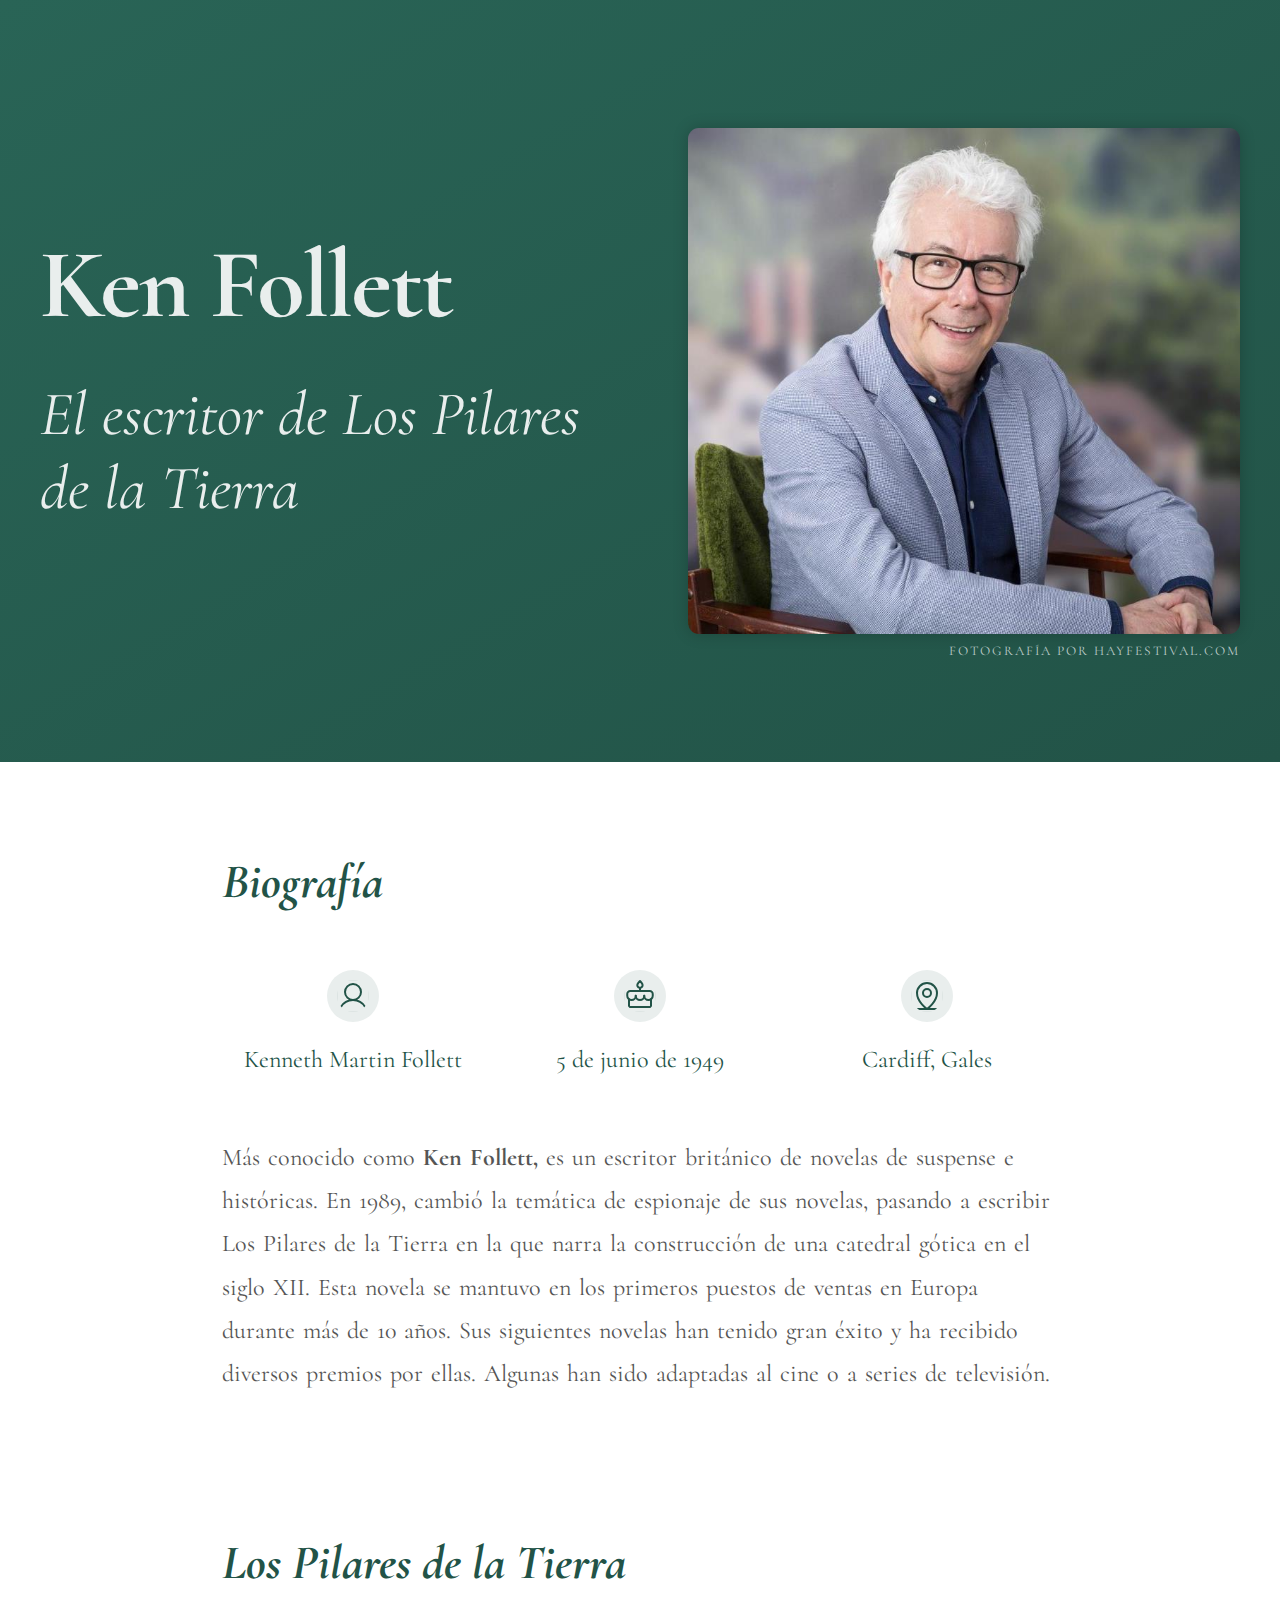
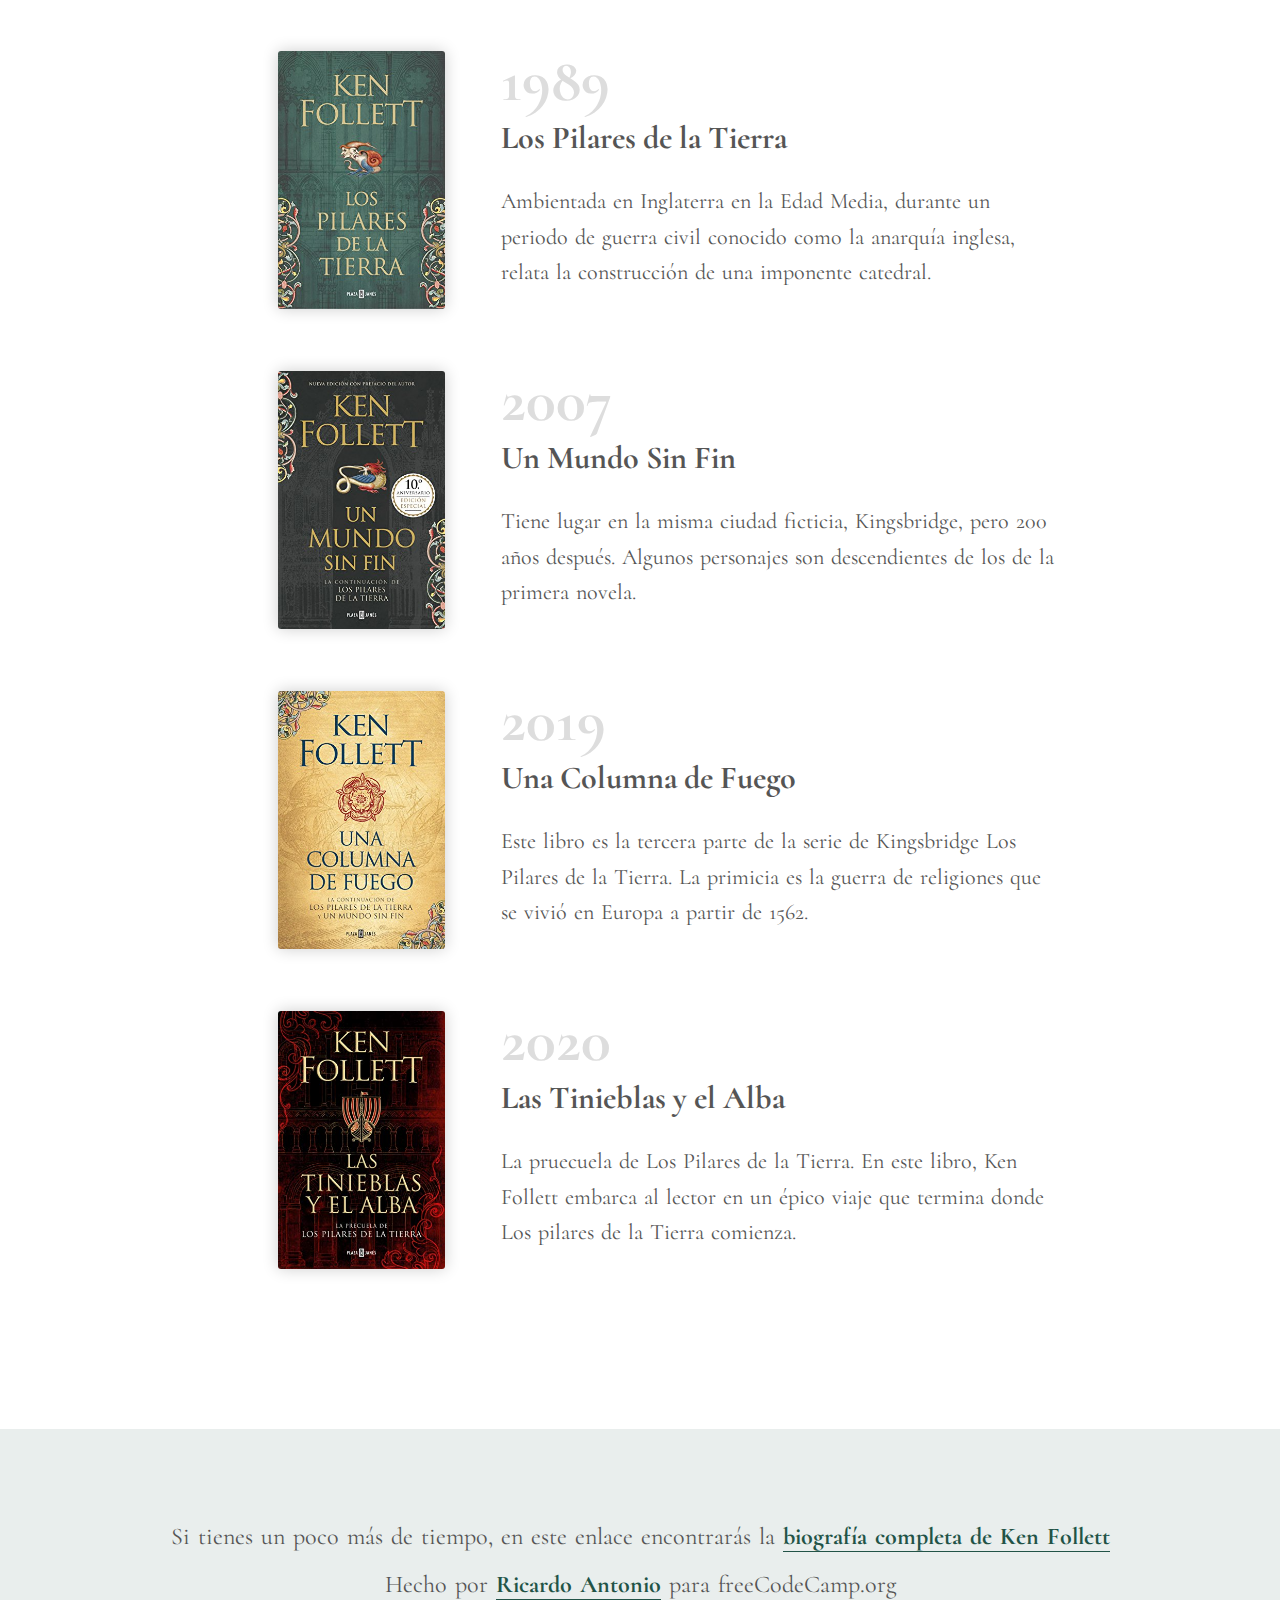
<file: tribute-page/index.html>
<!DOCTYPE html>
<html lang="es">
  <head>
    <meta charset="UTF-8" />
    <meta http-equiv="X-UA-Compatible" content="IE=edge" />
    <meta name="viewport" content="width=device-width, initial-scale=1.0" />
    <title>Ken Follet - El escritor de Los Pilares de la Tierra</title>

    <link rel="preconnect" href="https://fonts.googleapis.com" />
    <link rel="preconnect" href="https://fonts.gstatic.com" crossorigin />
    <link
      href="https://fonts.googleapis.com/css2?family=Cormorant:ital,wght@0,400;0,700;1,400;1,700&display=swap"
      rel="stylesheet"
    />

    <link rel="stylesheet" href="style.css" />
  </head>
  <body>
    <div id="main">
    <main>
      <header class="section-hero">
        <div class="hero-container">
          <div class="hero-text-box">
            <h1 class="hero-title" id="title">Ken Follett</h1>
            <p class="hero-subtitle">El escritor de Los Pilares de la Tierra</p>
          </div>
          <figure class="hero-img-box" id="img-div">
            <img
              src="img/ken-follett.jpeg"
              alt="Ken Follett vestido de traje posando sentado en una silla de madera."
              id="image"
            />
            <figcaption class="hero-img-caption" id="img-caption">
              <small>Fotografía por hayfestival.com</small>
            </figcaption>
          </figure>
        </div>
      </header>

      <section class="section-bio">
        <div class="container">
          <h2 class="heading-secondary">Biografía</h2>
          <dl class="main-data">
            <div class="main-data-col">
              <dt>
                <svg
                  xmlns="http://www.w3.org/2000/svg"
                  width="192"
                  height="192"
                  fill="#000000"
                  viewBox="0 0 256 256"
                  class="main-data-icon"
                  aria-hidden="true"
                >
                  <rect width="256" height="256" fill="none"></rect>
                  <circle
                    cx="128"
                    cy="96"
                    r="64"
                    fill="none"
                    stroke-miterlimit="10"
                    stroke-width="16"
                  ></circle>
                  <path
                    d="M31,216a112,112,0,0,1,194,0"
                    fill="none"
                    stroke-linecap="round"
                    stroke-linejoin="round"
                    stroke-width="16"
                  ></path>
                </svg>
                <span class="visually-hidden">Nombre</span>
              </dt>
              <dd class="main-data-text">Kenneth Martin Follett</dd>
            </div>
            <div class="main-data-col">
              <dt>
              <svg
                xmlns="http://www.w3.org/2000/svg"
                width="192"
                height="192"
                fill="#000000"
                viewBox="0 0 256 256"
                class="main-data-icon"
                aria-hidden="true"
              >
                <rect width="256" height="256" fill="none"></rect>
                <line
                  x1="128"
                  y1="88"
                  x2="128"
                  y2="64"
                  fill="none"
                  stroke-linecap="round"
                  stroke-linejoin="round"
                  stroke-width="16"
                ></line>
                <path
                  d="M128,64c46.2-16,0-56,0-56S80,48,128,64Z"
                  fill="none"
                  stroke-linecap="round"
                  stroke-linejoin="round"
                  stroke-width="16"
                ></path>
                <path
                  d="M162,126a34,34,0,0,1-68,0"
                  fill="none"
                  stroke-linecap="round"
                  stroke-linejoin="round"
                  stroke-width="16"
                ></path>
                <path
                  d="M94,126a34,34,0,0,1-33.3,34c-19.1.4-34.7-15.6-34.7-34.7V112A23.9,23.9,0,0,1,50,88H206a23.9,23.9,0,0,1,24,24v13.3c0,19.1-15.6,35.1-34.7,34.7A34,34,0,0,1,162,126"
                  fill="none"
                  stroke-linecap="round"
                  stroke-linejoin="round"
                  stroke-width="16"
                ></path>
                <path
                  d="M216,153.3V208a8,8,0,0,1-8,8H48a8,8,0,0,1-8-8V153.3"
                  fill="none"
                  stroke-linecap="round"
                  stroke-linejoin="round"
                  stroke-width="16"
                ></path>
              </svg>
              <span class="visually-hidden">Fecha de nacimiento:</span>
            </dt>
              <dd class="main-data-text">5 de junio de 1949</dd>
            </div>
            <div class="main-data-col">
              <dt>
              <svg
                xmlns="http://www.w3.org/2000/svg"
                width="192"
                height="192"
                fill="#000000"
                viewBox="0 0 256 256"
                class="main-data-icon"
                aria-hidden="true"
              >
                <rect width="256" height="256" fill="none"></rect>
                <line
                  x1="56"
                  y1="232"
                  x2="200"
                  y2="232"
                  stroke-linecap="round"
                  stroke-linejoin="round"
                  stroke-width="16"
                ></line>
                <circle
                  cx="128"
                  cy="104"
                  r="32"
                  fill="none"
                  stroke-linecap="round"
                  stroke-linejoin="round"
                  stroke-width="16"
                ></circle>
                <path
                  d="M208,104c0,72-80,128-80,128S48,176,48,104a80,80,0,0,1,160,0Z"
                  fill="none"
                  stroke-linecap="round"
                  stroke-linejoin="round"
                  stroke-width="16"
                ></path>
              </svg>
              <span class="visually-hidden">Lugar de nacimiento:</span>
            </dt>
              <dd class="main-data-text">Cardiff, Gales</dd>
            </div>
          </dl>
          <p class="bio-text" id="tribute-info">
            Más conocido como <strong>Ken Follett,</strong> es un escritor
            británico de novelas de suspense e históricas. En 1989, cambió la
            temática de espionaje de sus novelas, pasando a escribir Los Pilares
            de la Tierra en la que narra la construcción de una catedral gótica
            en el siglo XII. Esta novela se mantuvo en los primeros puestos de
            ventas en Europa durante más de 10 años. Sus siguientes novelas han
            tenido gran éxito y ha recibido diversos premios por ellas. Algunas
            han sido adaptadas al cine o a series de televisión.
          </p>
        </div>
      </section>
      <section class="section-books">
        <div class="container">
          <h2 class="heading-secondary">Los Pilares de la Tierra</h2>
          <ol class="books-list">
            <li class="books-grid">
              <img
                src="img/01-pilaresdelatierra.jpeg"
                alt=""
                class="book-img"
                aria-hidden="true"
              />
              <div class="book-info-box">
                <h3 class="book-title">Los Pilares de la Tierra</h3>
                <span class="book-year">1989</span>
                <p class="book-info">
                  Ambientada en Inglaterra en la Edad Media, durante un periodo
                  de guerra civil conocido como la anarquía inglesa, relata la
                  construcción de una imponente catedral.
                </p>
              </div>
            </li>
            <li class="books-grid">
              <img
                src="img/02-mundosinfin.jpeg"
                alt=""
                class="book-img"
                aria-hidden="true"
              />
              <div class="book-info-box">
                <h3 class="book-title">Un Mundo Sin Fin</h3>
                <span class="book-year">2007</span>
                <p class="book-info">
                  Tiene lugar en la misma ciudad ficticia, Kingsbridge, pero 200
                  años después. Algunos personajes son descendientes de los de
                  la primera novela.
                </p>
              </div>
            </li>
            <li class="books-grid">
              <img
                src="img/03-columnadefuego.jpeg"
                alt=""
                class="book-img"
                aria-hidden="true"
              />
              <div class="book-info-box">
                <h3 class="book-title">Una Columna de Fuego</h3>
                <span class="book-year">2019</span>
                <p class="book-info">
                  Este libro es la tercera parte de la serie de Kingsbridge Los
                  Pilares de la Tierra. La primicia es la guerra de religiones
                  que se vivió en Europa a partir de 1562.
                </p>
              </div>
            </li>
            <li class="books-grid">
              <img
                src="img/04-tinieblasyelalba.jpeg"
                alt=""
                class="book-img"
                aria-hidden="true"
              />
              <div class="book-info-box">
                <h3 class="book-title">Las Tinieblas y el Alba</h3>
                <span class="book-year">2020</span>
                <p class="book-info">
                  La pruecuela de Los Pilares de la Tierra. En este libro, Ken
                  Follett embarca al lector en un épico viaje que termina donde
                  Los pilares de la Tierra comienza.
                </p>
              </div>
            </li>
          </ol>
        </div>
      </section>
    </main>
      <footer class="footer">
        <p>
          Si tienes un poco más de tiempo, en este enlace encontrarás la 
          <a
            href="https://es.wikipedia.org/wiki/Ken_Follett"
            id="tribute-link"
            target="_blank"
            rel="noopener"
            >biografía completa de Ken Follett</a
          >
        </p>
        <p class="copyright">
          Hecho por
          <a href="https://ricardoantonio.dev" target="_blank" rel="noopener"
            >Ricardo Antonio</a
          >
          para freeCodeCamp.org
        </p>
      </footer>
    </div>

    <!-- <script src="https://cdn.freecodecamp.org/testable-projects-fcc/v1/bundle.js"></script> -->
  </body>
</html>
</file>
<file: personal-portfolio/style.css>
:root {
  --text-color: #333;
  --text-color--light: #555;
  --main-color: #1971c2;
  --main-color--plus-30: #124f88;
}

* {
  margin: 0;
  padding: 0;
  box-sizing: border-box;
}

html {
  font-size: 62.5%;
  scroll-behavior: smooth;
}

body {
  font-family: "Poppins", sans-serif;
  font-size: 1.6rem;
  line-height: 1;
  color: var(--text-color);
  overflow-x: hidden;
}

.container {
  max-width: 120rem;
  margin: 0 auto;
  padding: 0 3.2rem;
}

.main-nav {
  position: fixed;
  top: 0;

  background-color: rgba(255, 255, 255, 0.9);
  backdrop-filter: blur(5px);
  box-shadow: 0px 10px 32px 0px rgba(0, 0, 0, 0.1);

  display: flex;
  align-items: center;

  width: 100%;
  height: 8rem;
  padding: 0 6.4rem;
  z-index: 9999;
}

.navbar {
  position: fixed;
  top: 0;

  background-color: rgba(255, 255, 255, 0.9);
  backdrop-filter: blur(5px);
  box-shadow: 0px 10px 32px 0px rgba(0, 0, 0, 0.1);

  display: flex;
  align-items: center;

  width: 100%;
  height: 8rem;
  padding: 0 6.4rem;
  z-index: 9999;
}

.nav-links {
  margin-left: auto;
  list-style: none;
  display: flex;
  align-items: center;
  gap: 8rem;
}

.nav-link:link,
.nav-link:visited {
  font-size: 2.4rem;
  font-weight: 500;
  color: var(--text-color--light);
  text-decoration: none;
  transition: all 0.3s;
  position: relative;
}

.nav-link:link::after,
.nav-link:visited::after {
  content: "";
  width: 0%;
  height: 3px;
  position: absolute;
  bottom: -4px;
  left: 50%;
  background-color: var(--main-color);
  transition: all 0.3s;
  border-radius: 10px;
}

.nav-link.active,
.nav-link:hover,
.nav-link:active {
  color: var(--main-color);
}

.nav-link.active::after,
.nav-link:hover::after,
.nav-link:active::after {
  content: "";
  width: 100%;
  height: 3px;
  position: absolute;
  bottom: -4px;
  left: 0;
  background-color: var(--main-color);
}

/*******************************/
/* HERO SECTION
/*******************************/

.hero-section {
  height: 100vh;
  padding: 0 6.4rem;
  position: relative;
}

.hero-section::after {
  content: "";
  position: absolute;
  top: -20vh;
  left: -20vh;
  background-color: #fff9db;
  height: 100vh;
  width: 100vw;
  transform: rotate(-15deg);
  z-index: -1;
}

.hero-text-box {
  position: relative;
  top: 50%;
  transform: translateY(-50%);
}

.hero-title {
  font-size: 6.734rem;
  letter-spacing: -1px;
  line-height: 1.3;
  margin-bottom: 3.2rem;
  color: var(--main-color);
}

.hero-description {
  font-size: 3.79rem;
  line-height: 1.3;
  letter-spacing: -1px;
  color: var(--text-color--light);
}

/*******************************/
/* PROJECTS SECTION
/*******************************/

.section-projects {
  padding: 9.6rem 0 12.8rem;
}

.heading-secondary {
  text-transform: uppercase;
  font-size: 3.79rem;
  text-align: center;
  margin-bottom: 8rem;
  color: var(--main-color);
  position: relative;
}

.heading-secondary::after {
  content: "";
  height: 3px;
  width: 10rem;
  position: absolute;
  bottom: -10px;
  left: 50%;
  transform: translateX(-50%);
  background-color: var(--main-color);
}

.projects {
  display: grid;
  grid-template-columns: repeat(auto-fill, minmax(30rem, 1fr));
  justify-content: center;
  gap: 6.4rem;
}

.project-tile {
  background-color: #fffbe6;
  border-radius: 5px;
  overflow: hidden;
  box-shadow: 0 16px 16px 0 rgba(0, 0, 0, 0.1);
  display: flex;
  flex-direction: column;
}

.project-img {
  width: 100%;
  filter: brightness(0.93) opacity(0.5) grayscale();
  transition: all 0.3s;
}

.project-img:hover {
  filter: brightness(1) opacity(1) grayscale(0);
}

.project-info {
  padding: 1.6rem 1.6rem 3.2rem;
  display: flex;
  flex-direction: column;
}

.tags {
  margin-bottom: 3.2rem;
}

.tag {
  font-size: 1.2rem;
  padding: 2px 10px;
  border-radius: 4px;
  font-weight: 500;
}

.tag-html {
  background-color: #f16529;
  color: #fff;
}

.tag-css {
  background-color: #2965f1;
  color: #fff;
}

.tag-javascript {
  background-color: #f7df1e;
}

.project-title {
  line-height: 1.6;
  margin-bottom: 1.2rem;
}

.project-description {
  line-height: 1.6;
}

.project-link {
  margin-top: auto;
  padding: 1.6rem;
}

.project-link:link,
.project-link:visited {
  color: var(--main-color);
  text-decoration: none;
  font-weight: 500;
  transition: all 0.3s;
}

.project-link:hover,
.project-link:active {
  color: var(--main-color--plus-30);
}

/*******************************/
/* CONTACT SECTION
/*******************************/

.section-contact {
  padding: 12.8rem 0;
  background-color: #fff9db;
}

.media-icon {
  height: 6.4rem;
  width: 6.4rem;
}

.media-list {
  list-style: none;
  display: flex;
  justify-content: center;
  gap: 6.4rem;
}

.media-link:link,
.media-link:visited {
  fill: #555;
  position: relative;
  transition: all 0.3s;
}

.freecodecamp:hover,
.freecodecamp:active {
  fill: #0a0a23;
}

.github:hover,
.github:active {
  fill: #333;
}

.linkedin:hover,
.linkedin:active {
  fill: #2867b2;
}

.twitter:hover,
.twitter:active {
  fill: #1da1f2;
}

.contact-form {
  margin: 12.8rem 0 9.8rem;
  display: grid;
  grid-template-columns: repeat(auto-fill, minmax(300px, 1fr));
  gap: 2.4rem;
}

.field-group {
  display: flex;
  flex-direction: column;
  gap: 1.6rem;
}

.contact-form label {
  font-weight: 500;
  font-size: 2.21rem;
}

.contact-form input,
.contact-form textarea {
  font-size: 2rem;
  border-radius: 5px;
  border: none;
  box-shadow: 0 0 5px 0 rgba(0, 0, 0, 0.1);
  padding: 1.2rem;
  color: var(--text-color);
  font-family: inherit;
}

.contact-form .form-btn {
  padding: 1.2rem 4.8rem;
  grid-column: -2 / -1;
  align-self: flex-end;
  justify-self: end;
  background-color: var(--main-color);
  color: #fff;
  font-weight: 500;
  cursor: pointer;
  transition: all 0.3s;
}

.form-btn:hover {
  grid-column: -2 / -1;
  background-color: var(--main-color--plus-30);
}

/*******************************/
/* FOOTER
/*******************************/

.footer {
  padding: 9.8rem 0;
  background-color: var(--main-color--plus-30);
  text-align: center;
  color: #d1e3f3;
}

@media (max-width: 42em) {
  html {
    font-size: 50%;
  }
}

@media (max-width: 32em) {
  .navbar {
    padding: 0;
  }
  .nav-links {
    gap: 3rem;
    margin: 0;
    width: 100%;
    justify-content: center;
  }
}
</file>
<file: survey-form/style.css>
* {
  margin: 0;
  padding: 0;
  box-sizing: border-box;
}

*:focus {
  outline: none;
  /* outline: 4px dotted #e67e22;
  outline-offset: 8px; */
  box-shadow: 0 0 0 0.8rem rgba(45, 103, 129, 0.884);
}

html {
  font-size: 62.5%;
}

body {
  font-size: 2rem;
  line-height: 1.6;
  font-family: "Lato", sans-serif;
}

.survey-form-container {
  max-width: 900px;
  margin: 9.6rem auto;
  display: grid;
  grid-template-columns: 1fr;
  background-image: linear-gradient(#66d9e8, #3bc9db);
  border-radius: 9px;
  overflow: hidden;
  box-shadow: 0 2.4rem 4.8rem rgba(0, 0, 0, 0.075);
  color: #042e35;
}

.form-img-box {
  height: 40rem;
  grid-row: 1;
  background-image: linear-gradient(
      rgba(102, 217, 232, 0.2),
      rgba(59, 200, 219, 0.2)
    ),
    url("img/student.jpg");
  background-size: cover;
  background-position-x: 75%;
}

.form-text-box {
  padding: 5.2rem;
}

.form-title {
  font-size: 3.6rem;
  margin-bottom: 1.8rem;
}

.form-description {
  margin-bottom: 4.8rem;
}

.form {
  display: grid;
  grid-template-columns: 1fr 1fr;
  column-gap: 2rem;
  row-gap: 3.2rem;
}

.form label,
.form legend {
  display: block;
  margin-bottom: 1rem;
  font-weight: 700;
}

.form input,
.form select,
.form textarea {
  width: 100%;
  font-size: 1.8rem;
  padding: 1.2rem;
}

.form input::placeholder {
  color: #aaa;
}

.form fieldset {
  grid-column: 1 / -1;
  border: none;
  display: flex;
  flex-wrap: wrap;
  column-gap: 2.4rem;
}

.textarea {
  grid-column: 1 / -1;
}

.form fieldset label {
  display: flex;
  gap: 1.2rem;
  align-items: center;
  font-weight: 400;
}

.form input[type="radio"],
.form input[type="checkbox"] {
  height: 1.6rem;
  width: 1.6rem;
}

.form button {
  justify-self: end;
  grid-column: -2;
  font-size: 1.8rem;
  padding: 1.2rem 4.8rem;
  border: none;
  background-color: #1e6b79;
  color: #ffffff;
  font-weight: 700;
  transition: all 0.3s;
  cursor: pointer;
}

.form button:hover {
  background-color: #237786;
}

@media (max-width: 57em) {
  .survey-form-container {
    margin: 1.6rem;
  }
}

@media (max-width: 44em) {
  html {
    font-size: 50%;
  }
  .form {
    grid-template-columns: 1fr;
  }
}
</file>
<file: technical-documentation-page/style.css>
* {
  margin: 0;
  padding: 0;
  box-sizing: border-box;
}

html {
  font-size: 62.5%;
  scroll-behavior: smooth;
}

body {
  font-family: "Inter", sans-serif;
  font-size: 2rem;
  line-height: 1;
  color: #333;
}

.heading-primary {
  font-size: 5.2rem;
  font-weight: 500;
  line-height: 1.2;
  margin-bottom: 9.6rem;
  letter-spacing: -1px;
}

.heading-secondary {
  font-size: 3.8rem;
  font-weight: 500;
  margin: 8rem 0 3.2rem;
  letter-spacing: -1px;
}

.heading-tertiary {
  font-size: 2.4rem;
  margin: 2.4rem 0 1.6rem;
  font-weight: 500;
  letter-spacing: -1px;
}

.container {
  display: grid;
  grid-template-columns: 350px 1fr;
  gap: 6.8rem;
}

.navbar {
  padding: 3.2rem;
  background-color: #f0f0f0;
  height: 100vh;
  position: sticky;
  top: 0;
  overflow-y: auto;
  grid-row: 1/3;
}

.nav-title-box {
  display: flex;
  align-items: center;
  gap: 1.2rem;
  margin-bottom: 3.2rem;
  padding-bottom: 3.2rem;
  border-bottom: 1px solid #aaa;
}

.nav-title-icon {
  height: 6.2rem;
  width: 6.2rem;
}

.nav-title {
  font-size: 2rem;
  line-height: 1.2;
  font-weight: 500;
}

.content-list {
  list-style: none;
}

.nav-description {
  font-weight: 700;
  margin-bottom: 2.4rem;
}

.nav-link:link,
.nav-link:visited {
  text-decoration: none;
  display: block;
  padding: 2.4rem;
  color: #333;
  transition: all 0.3s;
}

.nav-link.nav-link--active,
.nav-link:hover,
.nav-link:active {
  background-color: #444;
  color: #fff;
}

.doc-container {
  padding: 9.8rem 3.2rem;
  max-width: 800px;
  justify-self: center;
}

.doc-container p {
  line-height: 1.6;
  margin-bottom: 2rem;
}

.doc-container ul {
  margin: 2rem 0;
}

.doc-container li {
  margin-left: 2.4rem;
  line-height: 1.6;
}

.doc-container pre {
  line-height: 1.6;
  color: #fff;
  background-color: #222;
  border-radius: 5px;
  margin-bottom: 2rem;
}

.footer {
  padding: 3.2rem;
  font-size: 1.8rem;
  color: #666;
  text-align: end;
}

.footer a:link,
.footer a:visited {
  font-weight: 500;
  color: #333;
}

.footer a:hover,
.footer a:active {
  color: #555;
}

@media (max-width: 58em) {
  .container {
    grid-template-columns: 1fr;
  }
  .navbar {
    position: relative;
    height: auto;
  }
  .doc-container {
    padding: 5.2rem 3.2rem;
  }
}

@media (max-width: 32em) {
  html {
    font-size: 50%;
  }
}
</file>
<file: tribute-page/style.css>
:root {
  --text-color: #555;
  --primary-color: #225347;
  --primary-color--light: #4e756c;
  --primary-color--lightest: #bdcbc8;
  --primary-color--as-backgrond-color: #e9eeed;
}

* {
  margin: 0;
  padding: 0;
  box-sizing: border-box;
}

html {
  font-size: 62.5%;
}

body {
  font-family: "Cormorant", serif;
  line-height: 1;
  font-weight: 400;
  color: var(--text-color);
}

.container {
  max-width: 90rem;
  margin: 0 auto;
  padding: 0 3.2rem;
}

.heading-secondary {
  display: inline-block;
  font-size: 4.8rem;
  margin-bottom: 6.4rem;
  color: var(--primary-color);
  font-style: italic;
  font-weight: 700;
  position: relative;
}

a:link,
a:visited {
  text-decoration: none;
  font-weight: 700;
  color: var(--primary-color);
  border-bottom: 1px solid var(--primary-color);
  transition: all 0.3s;
}

a:hover,
a:active {
  color: var(--primary-color--light);
  border-bottom: 1px solid transparent;
}

.visually-hidden {
  border: 0;
  clip: rect(0 0 0 0);
  height: auto;
  margin: 0;
  overflow: hidden;
  padding: 0;
  position: absolute;
  width: 1px;
  white-space: nowrap;
}

/**************************************/
/* HERO SECTION */
/**************************************/

.section-hero {
  padding: 12.8rem 3.2rem;
  background-image: linear-gradient(to top left, #225347, #296456);
  background-color: var(--primary-color);
}

.hero-container {
  max-width: 120rem;
  margin: 0 auto;

  color: var(--primary-color--as-backgrond-color);

  display: grid;
  grid-template-columns: 1fr 1fr;
  gap: 9.6rem;
  align-items: center;
}

.hero-title {
  font-size: 9.8rem;
  font-weight: 700;
  letter-spacing: -2px;
  margin-bottom: 4.4rem;
}

.hero-subtitle {
  font-size: 6.2rem;
  line-height: 1.2;
  font-style: italic;
}

.hero-img-box {
  position: relative;
}

.hero-img-box img {
  display: block;
  max-width: 100%;
  margin: 0 auto;
  border-radius: 11px;

  box-shadow: 0 0px 16px 0 rgb(0, 0, 0, 0.2);
}

.hero-img-caption {
  font-size: 1.6rem;
  letter-spacing: 2px;
  text-transform: uppercase;
  color: var(--primary-color--lightest);

  position: absolute;
  right: 0;
  bottom: -2.4rem;
}

/**************************************/
/* BIO SECTION */
/**************************************/

.section-bio {
  padding: 9.6rem 0;
  /* background-image: linear-gradient(to right,#9e5151 2rem, #fff 1rem); */
}

.main-data {
  display: grid;
  grid-template-columns: repeat(3, 1fr);
  gap: 2.4rem;
  margin-bottom: 6.4rem;
}

.main-data-col {
  display: flex;
  flex-direction: column;
  gap: 2.4rem;
  align-items: center;
}

.main-data-icon {
  stroke: var(--primary-color);
  height: 5.2rem;
  width: 5.2rem;
  padding: 1rem;
  border-radius: 50%;
  background-color: var(--primary-color--as-backgrond-color);
}

.main-data-text {
  font-size: 2.4rem;
  color: var(--primary-color);
}

.bio-text {
  font-size: 2.4rem;
  word-spacing: 2px;
  line-height: 1.8;
  position: relative;
}

/**************************************/
/* BOOKS SECTION */
/**************************************/

.section-books {
  padding: 4.8rem 0 9.8rem 0;
}

.books-list {
  list-style: none;
}

.books-grid {
  display: grid;
  grid-template-columns: 1fr 2fr;
  align-items: center;
}

.books-grid:not(last-child){
  margin-bottom: 6.2rem;
}

.book-img {
  max-width: 60%;
  margin: 0 auto;
  box-shadow: 0 0px 16px 0 rgb(0, 0, 0, 0.2);
  border-radius: 3px;
}

.book-info-box {
  display: flex;
  flex-direction: column;
  gap: 1rem;
}

.book-year {
  display: block;
  font-size: 6.2rem;
  font-weight: 700;
  color: #ddd;
  margin-top: -2rem;
  order: -1;
}

.book-title {
  font-size: 3.2rem;
  font-weight: 700;
}

.book-info {
  font-size: 2.2em;
  word-spacing: 2px;
  line-height: 1.6;
  margin-top: 2rem;
}

/**************************************/
/* FOOTER */
/**************************************/

.footer {
  padding: 9.6rem 3.2rem;
  text-align: center;
  font-size: 2.4rem;
  word-spacing: 2px;
  background-color: var(--primary-color--as-backgrond-color);
}

.footer p:not(last-child) {
  margin-bottom: 2.4rem;
}

/**************************************/
/* MEDIA QUERIES */
/**************************************/

/* Bellow 1008px */
@media (max-width: 63em) {
  .hero-title {
    font-size: 8.6rem;
  }

  .hero-subtitle {
    font-size: 5.2rem;
  }
}

/* Bellow 880px */
@media (max-width: 55em) {
  html {
    font-size: 50%;
  }
  .footer {
    padding: 9.6rem;
  }
}

/* Bellow 704px */
@media (max-width: 44em) {
  .hero-container {
    padding: 2rem 3.2rem;
  }
.hero-container{
  grid-template-columns: 1fr;
}
.hero-title,
.hero-subtitle {
  text-align: center;
}

.hero-title {
  margin-bottom: 2.4rem;
}

.hero-img-box img {
  max-width: 75%;
}
.hero-img-caption{
  position: relative;
  text-align: center;
}

.main-data {
  grid-template-columns: 1fr;
}
.main-data-col{
  flex-direction: row;
}

.section-books {
  padding: 0 0 4.8rem ;
}

.books-grid {
  grid-template-columns: 1fr;
}

.book-img {
  max-width: 40%;
}


.footer {
  padding: 3.2rem;
}
}
</file>
